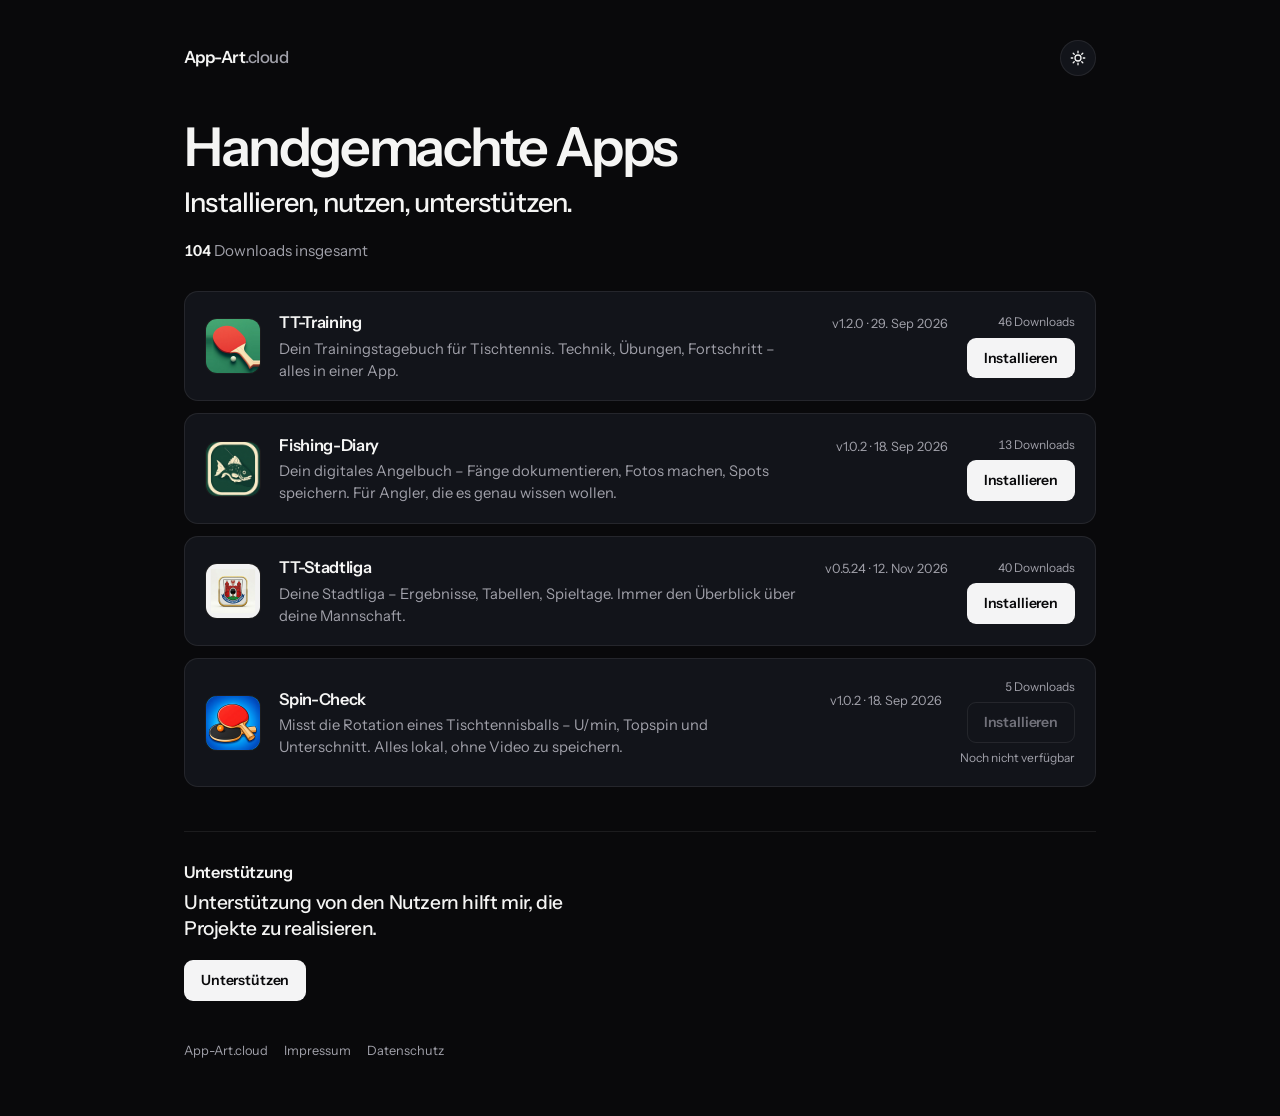
<file: index.html>
<!DOCTYPE html>
<html lang="de">
<head>
    <meta charset="UTF-8">
    <meta name="viewport" content="width=device-width, initial-scale=1.0">
    <title>App-Art.cloud – Handgemachte Apps</title>
    <script>
        try {
            if (localStorage.getItem('theme') === 'light') {
                document.documentElement.classList.add('light');
            }
        } catch (e) {}
    </script>
    <style>
        @font-face {
            font-family: "Instrument Sans";
            font-style: normal;
            font-weight: 400;
            font-display: swap;
            src: url("/assets/fonts/instrument-sans-latin-400-normal.woff2") format("woff2");
        }
        @font-face {
            font-family: "Instrument Sans";
            font-style: normal;
            font-weight: 500;
            font-display: swap;
            src: url("/assets/fonts/instrument-sans-latin-500-normal.woff2") format("woff2");
        }
        @font-face {
            font-family: "Instrument Sans";
            font-style: normal;
            font-weight: 600;
            font-display: swap;
            src: url("/assets/fonts/instrument-sans-latin-600-normal.woff2") format("woff2");
        }

        :root {
            --bg: #09090b;
            --card: #12141a;
            --text: #f5f5f4;
            --muted: #a1a1aa;
            --border: rgba(255, 255, 255, 0.08);
            --border-strong: rgba(255, 255, 255, 0.16);
            --btn-bg: #f4f4f5;
            --btn-text: #09090b;
            --btn-hover: #e4e4e7;
            --btn-disabled-text: #71717a;
            --focus: #f5f5f4;
        }
        html.light {
            --bg: #f6f5f3;
            --card: #ffffff;
            --text: #18181b;
            --muted: #71717a;
            --border: #e7e5e4;
            --border-strong: #d6d3d1;
            --btn-bg: #18181b;
            --btn-text: #fafafa;
            --btn-hover: #27272a;
            --btn-disabled-text: #a1a1aa;
            --focus: #18181b;
        }

        * { margin: 0; padding: 0; box-sizing: border-box; }

        body {
            font-family: "Instrument Sans", system-ui, sans-serif;
            background: var(--bg);
            color: var(--text);
            min-height: 100vh;
            line-height: 1.5;
        }

        .page {
            max-width: 960px;
            margin: 0 auto;
            padding: 2.5rem 1.5rem 3.5rem;
        }

        .top {
            display: flex;
            align-items: center;
            justify-content: space-between;
            gap: 1rem;
            margin-bottom: 2.75rem;
        }

        .wordmark {
            color: var(--text);
            text-decoration: none;
            font-size: 1.05rem;
            font-weight: 600;
            letter-spacing: -0.03em;
        }

        .wordmark span {
            color: var(--muted);
            font-weight: 500;
        }

        .theme-toggle {
            width: 36px;
            height: 36px;
            border-radius: 999px;
            border: 1px solid var(--border);
            background: var(--card);
            color: var(--text);
            cursor: pointer;
            display: inline-flex;
            align-items: center;
            justify-content: center;
        }

        .theme-toggle:hover { border-color: var(--border-strong); }

        .statement {
            margin: 0.35rem 0 2.6rem;
        }

        .statement h1 {
            font-size: clamp(2.15rem, 5vw, 3.35rem);
            font-weight: 600;
            letter-spacing: -0.045em;
            line-height: 1.02;
        }

        .statement p {
            margin-top: 0.7rem;
            font-size: clamp(1.2rem, 2.4vw, 1.7rem);
            font-weight: 500;
            letter-spacing: -0.03em;
            line-height: 1.25;
        }

        .apps {
            display: flex;
            flex-direction: column;
            gap: 0.75rem;
        }

        .card {
            background: var(--card);
            border: 1px solid var(--border);
            border-radius: 14px;
            padding: 1.15rem 1.25rem;
            display: flex;
            align-items: center;
            gap: 1.15rem;
        }

        .card:hover { border-color: var(--border-strong); }

        .card-icon {
            width: 56px;
            height: 56px;
            border-radius: 12px;
            background: var(--bg);
            border: 1px solid var(--border);
            flex-shrink: 0;
            display: flex;
            align-items: center;
            justify-content: center;
            overflow: hidden;
            color: var(--muted);
        }

        .card-icon img {
            width: 100%;
            height: 100%;
            object-fit: cover;
        }

        .card-body { flex: 1; min-width: 0; }

        .card-title {
            display: flex;
            align-items: baseline;
            justify-content: space-between;
            gap: 1rem;
            margin-bottom: 0.2rem;
        }

        .card-title h2 {
            font-size: 1.02rem;
            font-weight: 600;
            letter-spacing: -0.02em;
        }

        .meta {
            font-size: 0.8rem;
            color: var(--muted);
            white-space: nowrap;
        }

        .card-body p {
            font-size: 0.92rem;
            color: var(--muted);
            max-width: 52ch;
        }

        .card-action {
            flex-shrink: 0;
            display: flex;
            flex-direction: column;
            align-items: flex-end;
            gap: 0.4rem;
        }

        .count {
            font-size: 0.75rem;
            color: var(--muted);
            font-variant-numeric: tabular-nums;
        }

        .total {
            margin: -1.35rem 0 1.75rem;
            font-size: 0.95rem;
            color: var(--muted);
            font-variant-numeric: tabular-nums;
        }

        .total strong {
            color: var(--text);
            font-weight: 600;
        }

        .btn {
            display: inline-flex;
            align-items: center;
            justify-content: center;
            background: var(--btn-bg);
            color: var(--btn-text);
            border: 1px solid transparent;
            border-radius: 9px;
            padding: 0.55rem 1rem;
            font: inherit;
            font-size: 0.88rem;
            font-weight: 600;
            letter-spacing: -0.01em;
            cursor: pointer;
            text-decoration: none;
        }

        .btn:hover { background: var(--btn-hover); }

        .btn-disabled,
        .btn-disabled:hover {
            background: transparent;
            color: var(--btn-disabled-text);
            border-color: var(--border);
            cursor: not-allowed;
            pointer-events: none;
        }

        .wip-note {
            font-size: 0.75rem;
            color: var(--muted);
            text-align: right;
        }

        .support {
            margin-top: 2.75rem;
            padding-top: 1.75rem;
            border-top: 1px solid var(--border);
        }

        .support h2 {
            font-size: 1.02rem;
            font-weight: 600;
            letter-spacing: -0.02em;
            margin-bottom: 0.35rem;
        }

        .support p {
            color: var(--text);
            font-size: 1.2rem;
            font-weight: 500;
            letter-spacing: -0.02em;
            line-height: 1.35;
            margin-bottom: 1.15rem;
            max-width: 22em;
        }

        footer {
            margin-top: 2.5rem;
            color: var(--muted);
            font-size: 0.8rem;
            display: flex;
            flex-wrap: wrap;
            gap: 0.35rem 1rem;
        }

        footer a {
            color: inherit;
            text-decoration: none;
        }

        footer a:hover { color: var(--text); }

        :focus-visible {
            outline: 2px solid var(--focus);
            outline-offset: 3px;
        }

        @media (max-width: 640px) {
            .page { padding: 1.5rem 1rem 2.5rem; }
            .card { flex-wrap: wrap; align-items: flex-start; }
            .card-title { flex-direction: column; gap: 0.1rem; }
            .meta { white-space: normal; }
            .card-action { flex: 1 1 100%; align-items: stretch; }
            .count,
            .wip-note { text-align: center; }
            .card-action .btn { width: 100%; }
        }
    </style>
</head>
<body>
    <div class="page">
        <header class="top">
            <a class="wordmark" href="/">App-Art<span>.cloud</span></a>
            <button class="theme-toggle" id="themeToggle" type="button" aria-pressed="false" aria-label="Helle Darstellung">
                <svg viewBox="0 0 24 24" width="18" height="18" aria-hidden="true" fill="none" stroke="currentColor" stroke-width="1.75" stroke-linecap="round">
                    <circle cx="12" cy="12" r="4"></circle>
                    <path d="M12 3v2M12 19v2M3 12h2M19 12h2M5.6 5.6l1.4 1.4M17 17l1.4 1.4M18.4 5.6 17 7M7 17l-1.4 1.4"></path>
                </svg>
            </button>
        </header>

        <div class="statement">
            <h1>Handgemachte Apps</h1>
            <p>Installieren, nutzen, unterstützen.</p>
        </div>

        <p class="total" id="downloadTotal" hidden></p>

        <div class="apps">
            <article class="card" data-app="TT-Training">
                <div class="card-icon">
                    <img src="/assets/tt-training-icon.png" alt="">
                </div>
                <div class="card-body">
                    <div class="card-title">
                        <h2>TT-Training</h2>
                        <div class="meta">v1.2.0 · 29. Sep 2026</div>
                    </div>
                    <p>Dein Trainingstagebuch für Tischtennis. Technik, Übungen, Fortschritt – alles in einer App.</p>
                </div>
                <div class="card-action">
                    <span class="count" data-count hidden></span>
                    <a href="https://github.com/Dalgorak/App-Art.cloud/releases/download/apks-v1/TT-Training-1.2.0.apk" class="btn" target="_blank" rel="noopener noreferrer">Installieren</a>
                </div>
            </article>

            <article class="card" data-app="Fishing-Diary">
                <div class="card-icon">
                    <img src="/assets/angelbuch-icon.png" alt="">
                </div>
                <div class="card-body">
                    <div class="card-title">
                        <h2>Fishing-Diary</h2>
                        <div class="meta">v1.0.2 · 18. Sep 2026</div>
                    </div>
                    <p>Dein digitales Angelbuch – Fänge dokumentieren, Fotos machen, Spots speichern. Für Angler, die es genau wissen wollen.</p>
                </div>
                <div class="card-action">
                    <span class="count" data-count hidden></span>
                    <a href="https://github.com/Dalgorak/App-Art.cloud/releases/download/apks-v1/Fishing-Diary-1.0.2.apk" class="btn" target="_blank" rel="noopener noreferrer">Installieren</a>
                </div>
            </article>

            <article class="card" data-app="TT-Stadtliga">
                <div class="card-icon">
                    <img src="/assets/stadtliga-icon.png" alt="">
                </div>
                <div class="card-body">
                    <div class="card-title">
                        <h2>TT-Stadtliga</h2>
                        <div class="meta">v0.5.24 · 12. Nov 2026</div>
                    </div>
                    <p>Deine Stadtliga – Ergebnisse, Tabellen, Spieltage. Immer den Überblick über deine Mannschaft.</p>
                </div>
                <div class="card-action">
                    <span class="count" data-count hidden></span>
                    <a href="https://github.com/Dalgorak/App-Art.cloud/releases/download/apks-v1/TT-Stadtliga-0.5.24.apk" class="btn" target="_blank" rel="noopener noreferrer">Installieren</a>
                </div>
            </article>

            <article class="card" data-app="Spin-Check">
                <div class="card-icon">
                    <img src="/assets/spin-check-icon.png" alt="">
                </div>
                <div class="card-body">
                    <div class="card-title">
                        <h2>Spin-Check</h2>
                        <div class="meta">v1.0.2 · 18. Sep 2026</div>
                    </div>
                    <p>Misst die Rotation eines Tischtennisballs – U/min, Topspin und Unterschnitt. Alles lokal, ohne Video zu speichern.</p>
                </div>
                <div class="card-action">
                    <span class="count" data-count hidden></span>
                    <span class="btn btn-disabled" aria-disabled="true">Installieren</span>
                    <span class="wip-note">Noch nicht verfügbar</span>
                </div>
            </article>
        </div>

        <section class="support">
            <h2>Unterstützung</h2>
            <p>Unterstützung von den Nutzern hilft mir, die Projekte zu realisieren.</p>
            <form action="https://www.paypal.com/donate" method="post" target="_top">
                <input type="hidden" name="hosted_button_id" value="X8SX2BWWZ9CSG">
                <button type="submit" class="btn">Unterstützen</button>
            </form>
        </section>

        <footer>
            <a href="/">App-Art.cloud</a>
            <a href="/impressum.html">Impressum</a>
            <a href="/datenschutz.html">Datenschutz</a>
        </footer>
    </div>

    <script>
        const themeToggle = document.getElementById('themeToggle');
        const sunIcon = themeToggle.innerHTML;
        const moonIcon = '<svg viewBox="0 0 24 24" width="18" height="18" aria-hidden="true" fill="none" stroke="currentColor" stroke-width="1.75" stroke-linecap="round" stroke-linejoin="round"><path d="M20 14.5A8.5 8.5 0 1 1 9.5 4 7 7 0 0 0 20 14.5z"></path></svg>';

        function applyTheme(light) {
            document.documentElement.classList.toggle('light', light);
            themeToggle.setAttribute('aria-pressed', light ? 'true' : 'false');
            themeToggle.setAttribute('aria-label', light ? 'Dunkle Darstellung' : 'Helle Darstellung');
            themeToggle.innerHTML = light ? moonIcon : sunIcon;
            try {
                localStorage.setItem('theme', light ? 'light' : 'dark');
            } catch (e) {}
        }

        themeToggle.addEventListener('click', function () {
            applyTheme(!document.documentElement.classList.contains('light'));
        });

        if (document.documentElement.classList.contains('light')) {
            applyTheme(true);
        }

        function formatCount(n) {
            return n.toLocaleString('de-DE') + (n === 1 ? ' Download' : ' Downloads');
        }

        function loadJson(url) {
            return fetch(url, { headers: { 'Accept': 'application/vnd.github+json' } }).then(function (response) {
                if (!response.ok) throw new Error(url);
                return response.json();
            });
        }

        Promise.all([
            loadJson('/assets/download-archive.json').catch(function () { return null; }),
            loadJson('https://api.github.com/repos/Dalgorak/App-Art.cloud/releases/tags/apks-v1').catch(function () { return null; })
        ]).then(function (results) {
            var saved = results[0] && results[0].files;
            var assets = results[1] && results[1].assets;
            if (!saved && !assets) return;

            var files = Object.assign({}, saved || {});
            (assets || []).forEach(function (asset) {
                files[asset.name] = Math.max(files[asset.name] || 0, asset.download_count || 0);
            });

            var total = 0;
            document.querySelectorAll('[data-app]').forEach(function (card) {
                var prefix = card.getAttribute('data-app');
                var count = Object.keys(files).reduce(function (sum, name) {
                    return name.indexOf(prefix) === 0 ? sum + files[name] : sum;
                }, 0);
                total += count;
                var el = card.querySelector('[data-count]');
                el.textContent = formatCount(count);
                el.hidden = false;
            });
            var totalEl = document.getElementById('downloadTotal');
            var number = document.createElement('strong');
            number.textContent = total.toLocaleString('de-DE');
            totalEl.appendChild(number);
            totalEl.appendChild(document.createTextNode(total === 1 ? ' Download insgesamt' : ' Downloads insgesamt'));
            totalEl.hidden = false;
        });
    </script>
</body>
</html>
</file>
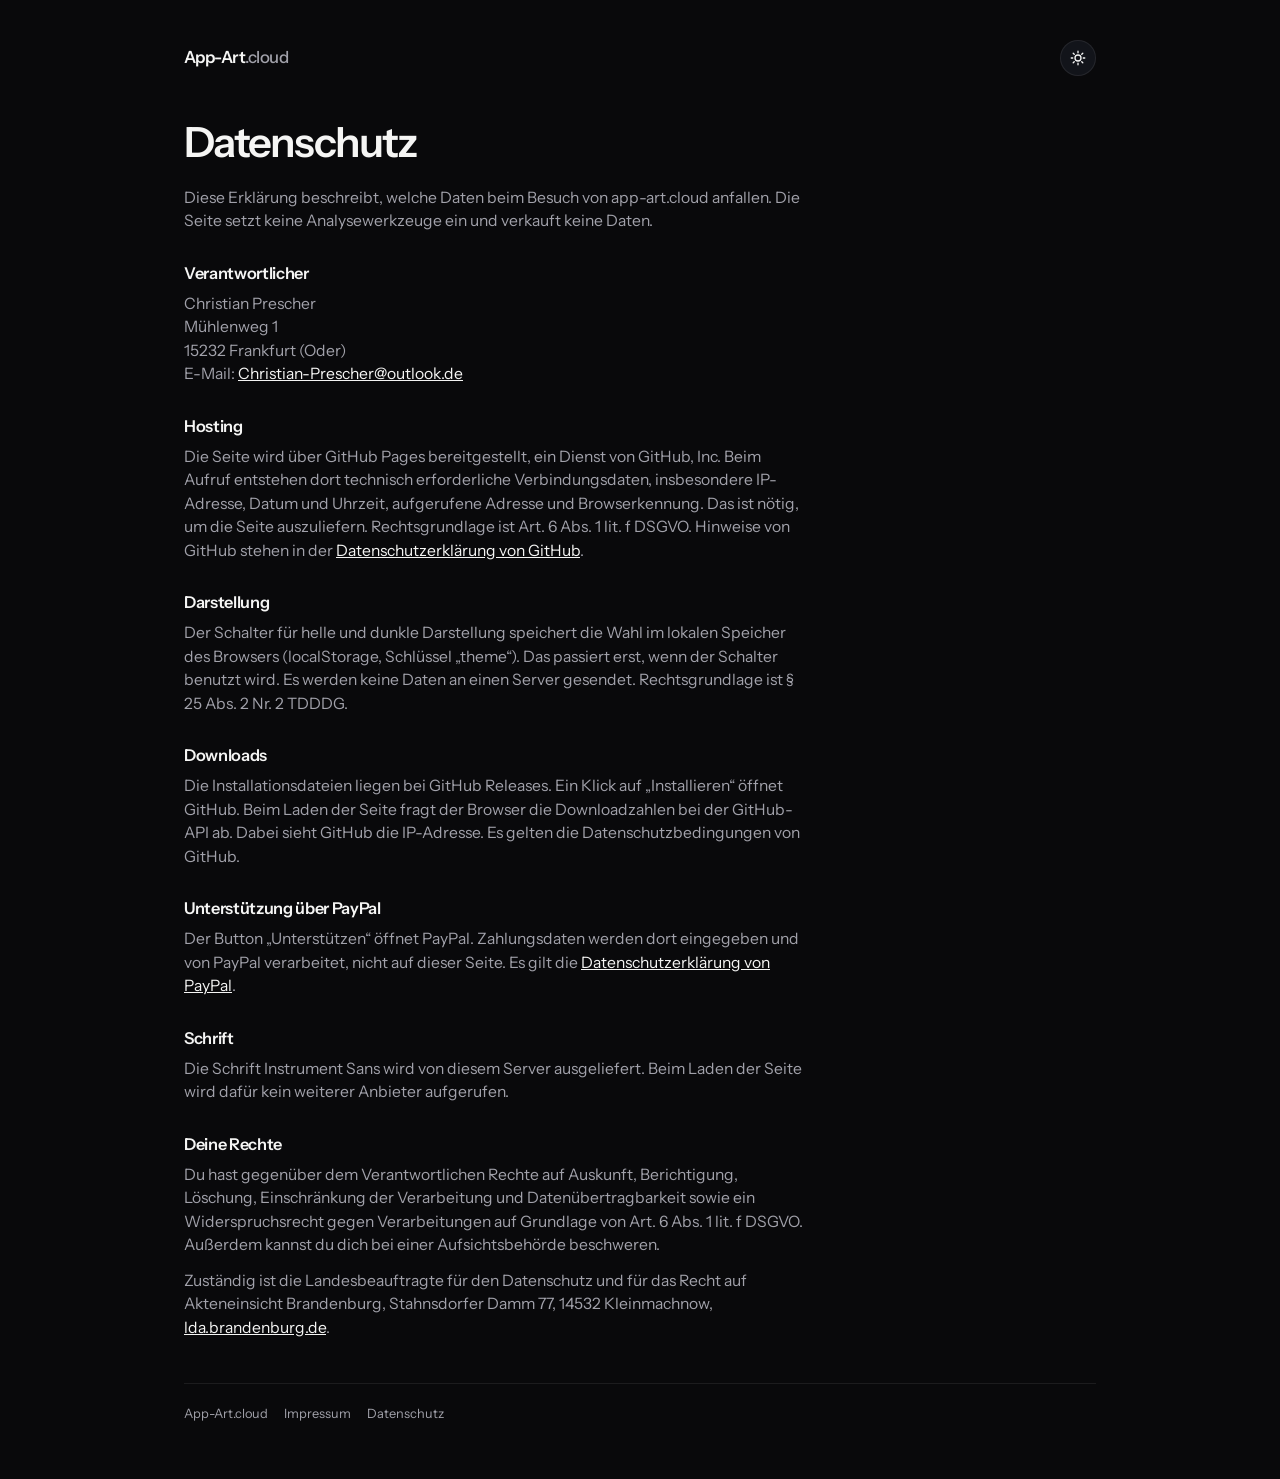
<file: datenschutz.html>
<!DOCTYPE html>
<html lang="de">
<head>
    <meta charset="UTF-8">
    <meta name="viewport" content="width=device-width, initial-scale=1.0">
    <title>Datenschutz – App-Art.cloud</title>
    <script>
        try {
            if (localStorage.getItem('theme') === 'light') {
                document.documentElement.classList.add('light');
            }
        } catch (e) {}
    </script>
    <link rel="stylesheet" href="/assets/legal.css">
</head>
<body>
    <div class="page">
        <header class="top">
            <a class="wordmark" href="/">App-Art<span>.cloud</span></a>
            <button class="theme-toggle" id="themeToggle" type="button" aria-pressed="false" aria-label="Helle Darstellung">
                <svg viewBox="0 0 24 24" width="18" height="18" aria-hidden="true" fill="none" stroke="currentColor" stroke-width="1.75" stroke-linecap="round">
                    <circle cx="12" cy="12" r="4"></circle>
                    <path d="M12 3v2M12 19v2M3 12h2M19 12h2M5.6 5.6l1.4 1.4M17 17l1.4 1.4M18.4 5.6 17 7M7 17l-1.4 1.4"></path>
                </svg>
            </button>
        </header>

        <article class="legal">
            <h1>Datenschutz</h1>
            <p>Diese Erklärung beschreibt, welche Daten beim Besuch von app-art.cloud anfallen. Die Seite setzt keine Analysewerkzeuge ein und verkauft keine Daten.</p>

            <h2>Verantwortlicher</h2>
            <address>
                Christian Prescher<br>
                Mühlenweg 1<br>
                15232 Frankfurt (Oder)
            </address>
            <p>E-Mail: <a href="mailto:Christian-Prescher@outlook.de">Christian-Prescher@outlook.de</a></p>

            <h2>Hosting</h2>
            <p>Die Seite wird über GitHub Pages bereitgestellt, ein Dienst von GitHub, Inc. Beim Aufruf entstehen dort technisch erforderliche Verbindungsdaten, insbesondere IP-Adresse, Datum und Uhrzeit, aufgerufene Adresse und Browserkennung. Das ist nötig, um die Seite auszuliefern. Rechtsgrundlage ist Art. 6 Abs. 1 lit. f DSGVO. Hinweise von GitHub stehen in der <a href="https://docs.github.com/en/site-policy/privacy-policies/github-general-privacy-statement" target="_blank" rel="noopener noreferrer">Datenschutzerklärung von GitHub</a>.</p>

            <h2>Darstellung</h2>
            <p>Der Schalter für helle und dunkle Darstellung speichert die Wahl im lokalen Speicher des Browsers (localStorage, Schlüssel „theme“). Das passiert erst, wenn der Schalter benutzt wird. Es werden keine Daten an einen Server gesendet. Rechtsgrundlage ist § 25 Abs. 2 Nr. 2 TDDDG.</p>

            <h2>Downloads</h2>
            <p>Die Installationsdateien liegen bei GitHub Releases. Ein Klick auf „Installieren“ öffnet GitHub. Beim Laden der Seite fragt der Browser die Downloadzahlen bei der GitHub-API ab. Dabei sieht GitHub die IP-Adresse. Es gelten die Datenschutzbedingungen von GitHub.</p>

            <h2>Unterstützung über PayPal</h2>
            <p>Der Button „Unterstützen“ öffnet PayPal. Zahlungsdaten werden dort eingegeben und von PayPal verarbeitet, nicht auf dieser Seite. Es gilt die <a href="https://www.paypal.com/de/legalhub/privacy-full" target="_blank" rel="noopener noreferrer">Datenschutzerklärung von PayPal</a>.</p>

            <h2>Schrift</h2>
            <p>Die Schrift Instrument Sans wird von diesem Server ausgeliefert. Beim Laden der Seite wird dafür kein weiterer Anbieter aufgerufen.</p>

            <h2>Deine Rechte</h2>
            <p>Du hast gegenüber dem Verantwortlichen Rechte auf Auskunft, Berichtigung, Löschung, Einschränkung der Verarbeitung und Datenübertragbarkeit sowie ein Widerspruchsrecht gegen Verarbeitungen auf Grundlage von Art. 6 Abs. 1 lit. f DSGVO. Außerdem kannst du dich bei einer Aufsichtsbehörde beschweren.</p>
            <p>Zuständig ist die Landesbeauftragte für den Datenschutz und für das Recht auf Akteneinsicht Brandenburg, Stahnsdorfer Damm 77, 14532 Kleinmachnow, <a href="https://www.lda.brandenburg.de" target="_blank" rel="noopener noreferrer">lda.brandenburg.de</a>.</p>
        </article>

        <footer>
            <a href="/">App-Art.cloud</a>
            <a href="/impressum.html">Impressum</a>
            <a href="/datenschutz.html">Datenschutz</a>
        </footer>
    </div>
    <script src="/assets/theme.js"></script>
</body>
</html>
</file>
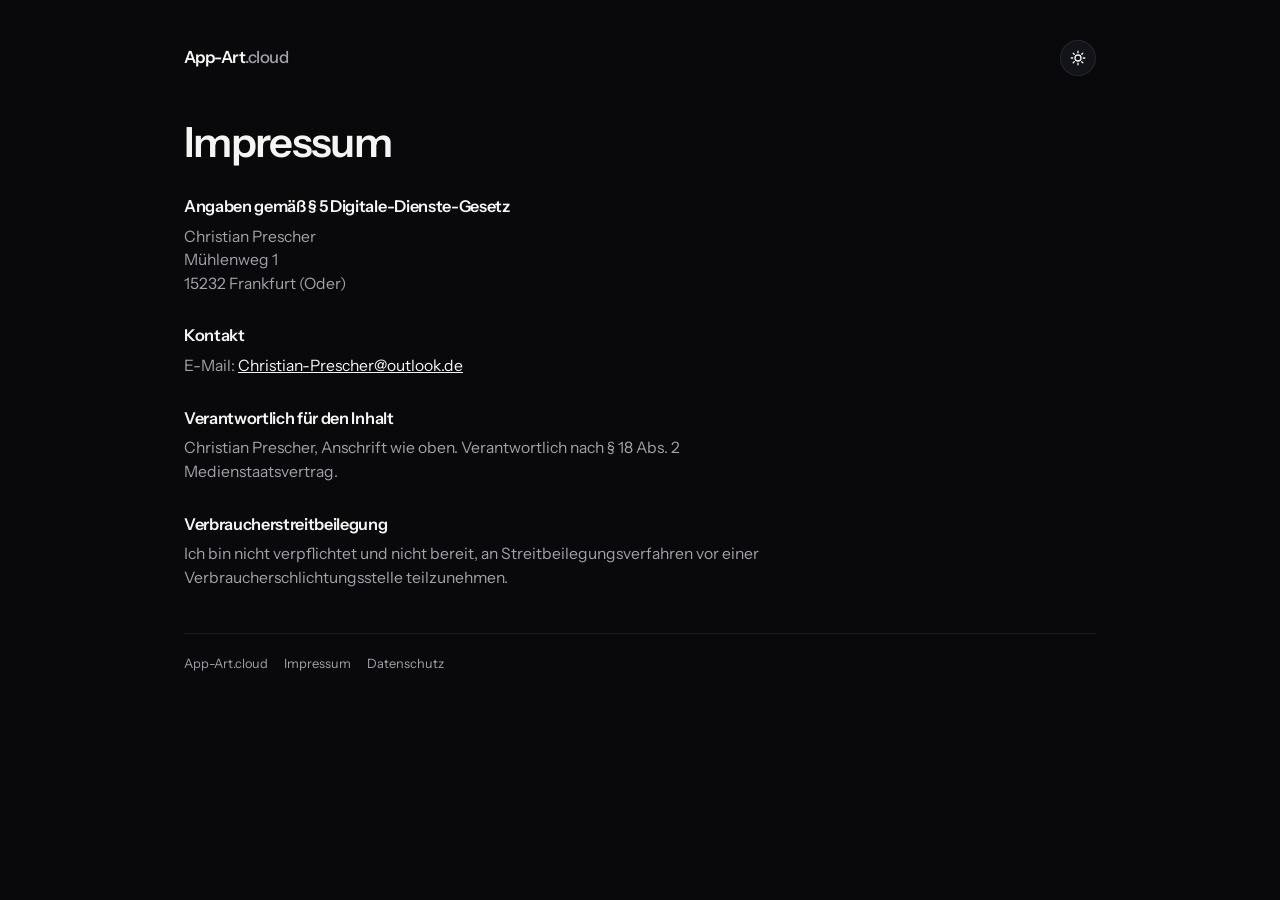
<file: impressum.html>
<!DOCTYPE html>
<html lang="de">
<head>
    <meta charset="UTF-8">
    <meta name="viewport" content="width=device-width, initial-scale=1.0">
    <title>Impressum – App-Art.cloud</title>
    <script>
        try {
            if (localStorage.getItem('theme') === 'light') {
                document.documentElement.classList.add('light');
            }
        } catch (e) {}
    </script>
    <link rel="stylesheet" href="/assets/legal.css">
</head>
<body>
    <div class="page">
        <header class="top">
            <a class="wordmark" href="/">App-Art<span>.cloud</span></a>
            <button class="theme-toggle" id="themeToggle" type="button" aria-pressed="false" aria-label="Helle Darstellung">
                <svg viewBox="0 0 24 24" width="18" height="18" aria-hidden="true" fill="none" stroke="currentColor" stroke-width="1.75" stroke-linecap="round">
                    <circle cx="12" cy="12" r="4"></circle>
                    <path d="M12 3v2M12 19v2M3 12h2M19 12h2M5.6 5.6l1.4 1.4M17 17l1.4 1.4M18.4 5.6 17 7M7 17l-1.4 1.4"></path>
                </svg>
            </button>
        </header>

        <article class="legal">
            <h1>Impressum</h1>

            <h2>Angaben gemäß § 5 Digitale-Dienste-Gesetz</h2>
            <address>
                Christian Prescher<br>
                Mühlenweg 1<br>
                15232 Frankfurt (Oder)
            </address>

            <h2>Kontakt</h2>
            <p>E-Mail: <a href="mailto:Christian-Prescher@outlook.de">Christian-Prescher@outlook.de</a></p>

            <h2>Verantwortlich für den Inhalt</h2>
            <p>Christian Prescher, Anschrift wie oben. Verantwortlich nach § 18 Abs. 2 Medienstaatsvertrag.</p>

            <h2>Verbraucherstreitbeilegung</h2>
            <p>Ich bin nicht verpflichtet und nicht bereit, an Streitbeilegungsverfahren vor einer Verbraucherschlichtungsstelle teilzunehmen.</p>
        </article>

        <footer>
            <a href="/">App-Art.cloud</a>
            <a href="/impressum.html">Impressum</a>
            <a href="/datenschutz.html">Datenschutz</a>
        </footer>
    </div>
    <script src="/assets/theme.js"></script>
</body>
</html>
</file>
<file: assets/legal.css>
@font-face {
    font-family: "Instrument Sans";
    font-style: normal;
    font-weight: 400;
    font-display: swap;
    src: url("/assets/fonts/instrument-sans-latin-400-normal.woff2") format("woff2");
}
@font-face {
    font-family: "Instrument Sans";
    font-style: normal;
    font-weight: 500;
    font-display: swap;
    src: url("/assets/fonts/instrument-sans-latin-500-normal.woff2") format("woff2");
}
@font-face {
    font-family: "Instrument Sans";
    font-style: normal;
    font-weight: 600;
    font-display: swap;
    src: url("/assets/fonts/instrument-sans-latin-600-normal.woff2") format("woff2");
}

:root {
    --bg: #09090b;
    --card: #12141a;
    --text: #f5f5f4;
    --muted: #a1a1aa;
    --border: rgba(255, 255, 255, 0.08);
    --border-strong: rgba(255, 255, 255, 0.16);
    --focus: #f5f5f4;
}
html.light {
    --bg: #f6f5f3;
    --card: #ffffff;
    --text: #18181b;
    --muted: #71717a;
    --border: #e7e5e4;
    --border-strong: #d6d3d1;
    --focus: #18181b;
}

* { margin: 0; padding: 0; box-sizing: border-box; }

body {
    font-family: "Instrument Sans", system-ui, sans-serif;
    background: var(--bg);
    color: var(--text);
    min-height: 100vh;
    line-height: 1.5;
}

.page {
    max-width: 960px;
    margin: 0 auto;
    padding: 2.5rem 1.5rem 3.5rem;
}

.top {
    display: flex;
    align-items: center;
    justify-content: space-between;
    gap: 1rem;
    margin-bottom: 2.75rem;
}

.wordmark {
    color: var(--text);
    text-decoration: none;
    font-size: 1.05rem;
    font-weight: 600;
    letter-spacing: -0.03em;
}

.wordmark span {
    color: var(--muted);
    font-weight: 500;
}

.theme-toggle {
    width: 36px;
    height: 36px;
    border-radius: 999px;
    border: 1px solid var(--border);
    background: var(--card);
    color: var(--text);
    cursor: pointer;
    display: inline-flex;
    align-items: center;
    justify-content: center;
}

.theme-toggle:hover { border-color: var(--border-strong); }

.legal h1 {
    font-size: clamp(2rem, 4vw, 2.6rem);
    font-weight: 600;
    letter-spacing: -0.04em;
    line-height: 1.1;
    margin-bottom: 1.25rem;
}

.legal h2 {
    font-size: 1.02rem;
    font-weight: 600;
    letter-spacing: -0.02em;
    margin: 1.75rem 0 0.4rem;
}

.legal p,
.legal address {
    color: var(--muted);
    font-style: normal;
    font-size: 0.98rem;
    max-width: 62ch;
}

.legal p + p { margin-top: 0.75rem; }

.legal a { color: var(--text); }

footer {
    margin-top: 2.75rem;
    padding-top: 1.25rem;
    border-top: 1px solid var(--border);
    color: var(--muted);
    font-size: 0.8rem;
    display: flex;
    flex-wrap: wrap;
    gap: 0.35rem 1rem;
}

footer a {
    color: inherit;
    text-decoration: none;
}

footer a:hover { color: var(--text); }

:focus-visible {
    outline: 2px solid var(--focus);
    outline-offset: 3px;
}

@media (max-width: 640px) {
    .page { padding: 1.5rem 1rem 2.5rem; }
}
</file>
